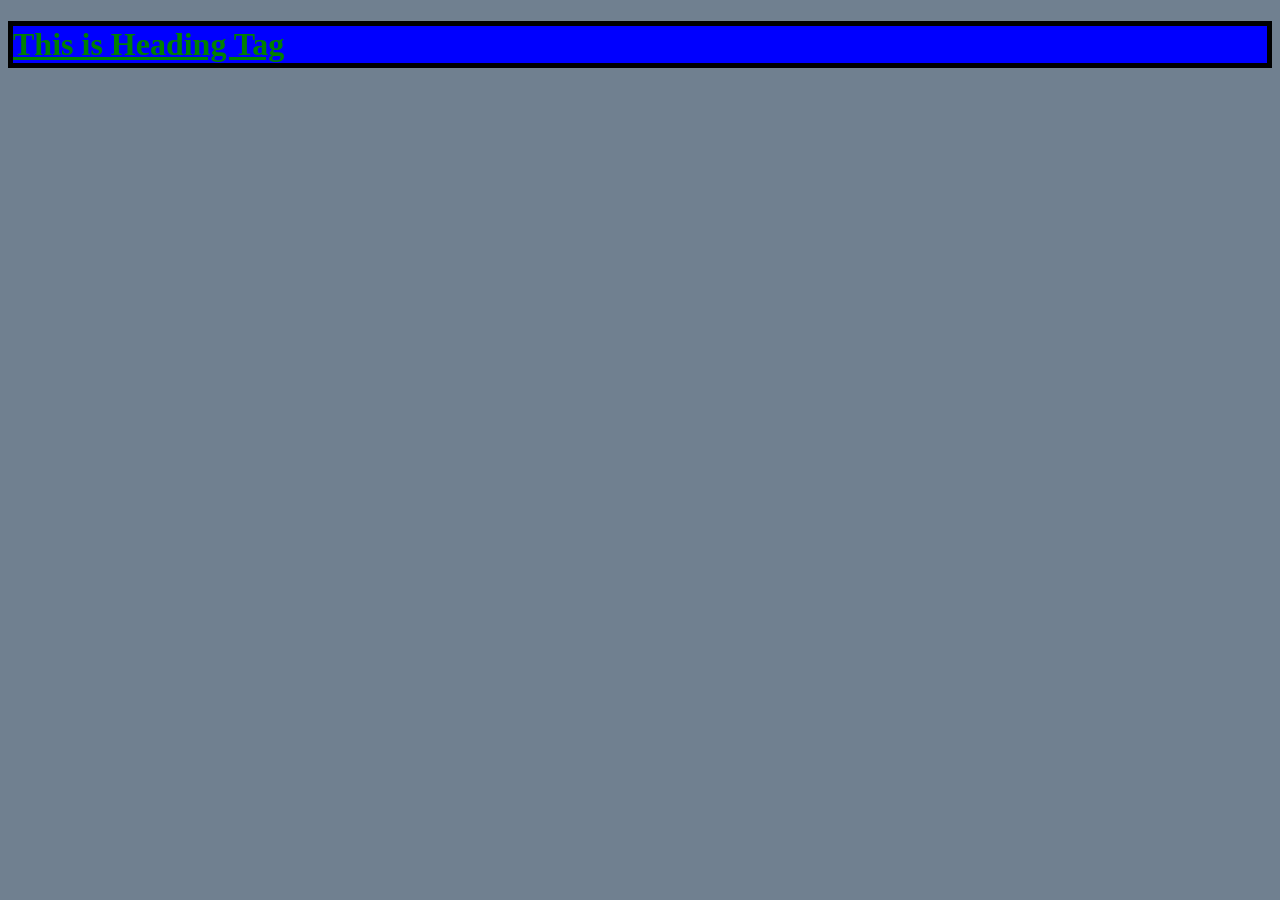
<file: 03-07-2026/index.html>
<!DOCTYPE html>
<html>
<head>
	<title>Html Lecture</title>

	<style>
		.heading{
			background: yellow;
			border:5px solid black;
			color:green;
		}
	</style>
	<link rel="stylesheet" href="./style.css">
	
</head>
<body>
	<h1 class="heading" style="text-decoration: underline;">This is Heading Tag</h1>


	<div>
		<span>
			<i></i>
		</span>
		<span>
			<b></b>
		</span>
	</div>
</body>
</html>
</file>
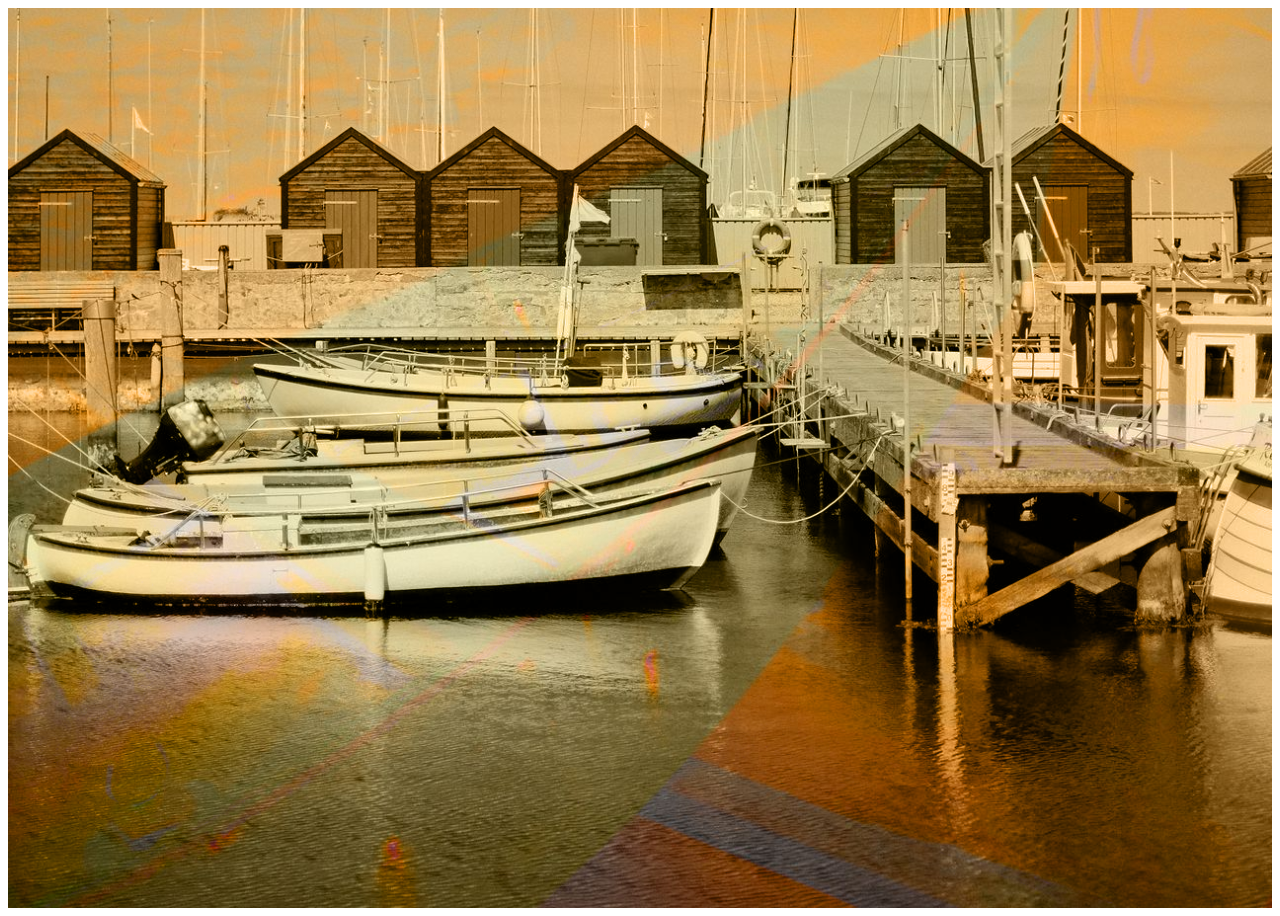
<file: 08-07-2026/index.html>
<!DOCTYPE html>
<html lang="en">
<head>
  <meta charset="UTF-8">
  <meta name="viewport" content="width=device-width, initial-scale=1.0">
  <title>Document</title>
  <link rel="stylesheet" href="./asset/css/style.css">
</head>
<body>
  <!-- Css Background-Properties -->

  <!-- Background -->
   <!-- <p>Lorem ipsum dolor sit amet, consectetur adipisicing elit. Vitae est repellat nobis odit natus eveniet, expedita numquam laborum recusandae ea ab, saepe illo, repudiandae temporibus fuga. Esse id unde nesciunt, ipsum dolorum ea ad praesentium impedit minima accusantium cumque, error rerum iusto. Quibusdam quas dolor provident cum quisquam asperiores assumenda suscipit fuga laborum, ad doloribus numquam optio tempore eligendi amet explicabo enim nemo dolorum ratione, doloremque dignissimos porro delectus placeat commodi. Voluptatem voluptatum facilis sed itaque expedita, corporis aut perspiciatis sit quas amet voluptates accusantium illum cum obcaecati consequuntur nemo qui labore soluta iure, tempore neque nisi, reiciendis aperiam quae. Sunt quisquam eius, ullam aperiam optio impedit ea ipsam quibusdam corporis non. Pariatur, soluta sint. Eligendi nostrum nihil delectus ab placeat temporibus voluptatibus cumque sed ipsam a distinctio quia cupiditate laudantium consequuntur non nulla quisquam voluptas libero totam magni, odio asperiores, optio itaque? Optio veritatis rem quaerat maxime labore fuga excepturi enim eaque tempore temporibus aspernatur officia itaque distinctio officiis magni ipsam ullam, consectetur sint quisquam consequatur exercitationem? Suscipit sunt numquam incidunt! Aperiam nulla consectetur suscipit veritatis porro rerum cumque quis, sed ut minima nesciunt harum voluptates fugit voluptatum! Natus minima expedita adipisci ipsum, eum asperiores aliquam voluptatem! Architecto mollitia maiores et, labore facere voluptatum, reprehenderit aliquid ipsam unde nostrum sequi quaerat quas impedit, qui corrupti doloribus veniam nemo. Itaque asperiores culpa rerum accusantium laboriosam veniam eum ullam, possimus, reprehenderit necessitatibus, suscipit fuga voluptates dignissimos veritatis ex repellat amet! Ratione aliquid amet ipsam natus odit quasi, nam at, magni expedita doloribus ex. Delectus velit tempora laudantium non corrupti accusantium impedit ut odit voluptates aliquid repellat, molestias reiciendis in praesentium nostrum veritatis illo modi rerum eveniet soluta dolore! Labore incidunt cupiditate minus deserunt corporis quidem blanditiis, exercitationem nisi, tempore velit veritatis facere facilis, temporibus iure repudiandae in reprehenderit. Non beatae cum rem! Qui excepturi provident ex? Tempore quos, totam voluptate, non eligendi rerum maxime quaerat corporis, a vel maiores at consequuntur. Saepe maxime autem eum! Nemo pariatur molestias aliquid, harum distinctio labore deleniti! Reprehenderit optio, odit a iusto consectetur corporis error consequatur ut facere temporibus, possimus eveniet, dolores aut? Dolore ipsam officiis facilis, reprehenderit temporibus in voluptas? Placeat, vitae iste? Modi, aliquam rem! Vero voluptatem libero, voluptate voluptatibus iusto eaque, cum officia nulla, atque laudantium laborum cupiditate? Voluptatem facere aut enim dolorum, sapiente quod neque iste ullam modi libero totam doloribus ex iure illo debitis ad, quam nemo unde eveniet cupiditate ipsa reprehenderit. Veniam deserunt debitis ab expedita quis cumque illum est quos, nostrum nemo animi officiis ratione explicabo corrupti eveniet sint optio exercitationem facilis sit. Tempore quod distinctio debitis numquam labore, earum pariatur accusantium explicabo, quaerat sed necessitatibus id dolore voluptas neque asperiores maiores ducimus deserunt assumenda animi nostrum omnis a, adipisci saepe. Illum eius reprehenderit deserunt vero qui beatae accusamus sint cumque expedita magnam dolore quos repellat, sequi ipsum non dignissimos velit ea quibusdam asperiores quas modi ducimus nostrum enim? Ducimus tempora possimus veritatis! Incidunt ducimus veritatis odio cumque officiis sequi aperiam, deleniti tenetur. Nesciunt sint temporibus perspiciatis blanditiis natus saepe nemo reiciendis, quidem, at facere quis impedit libero autem fuga commodi id, omnis rerum? Animi nulla facilis vitae ut laudantium omnis aperiam temporibus maxime veritatis id natus enim dicta asperiores, laboriosam veniam. Voluptas obcaecati sed quaerat hic nemo atque pariatur laboriosam officia dolores id minima delectus eum iste quia beatae, perspiciatis distinctio ea ab sapiente! Accusamus atque laudantium ratione dolor, ipsum sunt voluptatibus eveniet maiores, est consequuntur expedita quia iusto praesentium sed excepturi! Repellendus, quos cumque eveniet atque soluta in recusandae magni dicta voluptatum error, eaque quia asperiores nulla mollitia incidunt quaerat odio unde deserunt culpa obcaecati amet accusantium? Velit a autem, id pariatur ipsum culpa iure veniam labore, fugiat nisi sunt cumque perspiciatis eaque earum voluptates ab hic eos ad, corrupti voluptate excepturi dolorem aperiam eveniet illo! Placeat iste explicabo fugit earum dolores fuga optio facere voluptates accusamus? Necessitatibus, dolores fugiat distinctio tempore ipsa unde sint possimus. Voluptatum eius quae dolores porro totam ab in aliquid pariatur voluptate ducimus debitis fugit, eaque quo quia nostrum a quam, amet veniam, possimus error deleniti? Illum placeat quae est doloremque, sed facere doloribus corrupti reprehenderit aspernatur tenetur! Quia rerum facilis culpa at eligendi iusto sit maiores? Dignissimos, impedit? Dolore repellat cumque asperiores, hic numquam eius, nam odit molestias deserunt quo dolor provident. Quas nisi sint in tempore officiis! Quaerat tempora corrupti reprehenderit sint labore, repellat placeat quod illo quisquam totam iusto facere nisi hic cumque et ipsam ipsa asperiores dignissimos accusamus sed iste quidem, soluta veniam. Cupiditate culpa tempora quia fugit voluptate? Quis eos repudiandae amet blanditiis sit aut, unde totam tempora praesentium laborum. Nesciunt ipsam maiores tenetur minima laboriosam omnis eos aliquid. Amet eligendi nihil et sequi magnam nostrum delectus inventore adipisci cum. Delectus error molestias omnis quis possimus itaque exercitationem soluta, quae inventore, iusto quam quia rerum repellat eum blanditiis optio illo enim cum hic repellendus at saepe voluptatum deserunt modi? Cum quae, dolorum quam pariatur ullam, aliquam dolore animi possimus ex reiciendis repudiandae. Maiores sit nobis natus, aperiam nesciunt explicabo sint ea molestias temporibus veritatis dolorum illum, earum iure enim dolore numquam voluptatem dolor voluptates placeat? Delectus mollitia iure officiis rem sunt ea dolore consectetur laborum esse unde dolores praesentium quam maiores quod aspernatur eaque magnam quaerat, sed cupiditate explicabo necessitatibus aperiam aliquam quis odio. Harum esse cumque, repudiandae tenetur beatae magni expedita ex neque pariatur? Assumenda pariatur enim dolor, magni quasi dignissimos distinctio nisi quae similique commodi saepe iure odio aperiam modi unde ad perferendis voluptatem facere porro, totam fugiat? Magnam, rerum. Eius officia veritatis, natus architecto voluptas, deleniti voluptatibus ullam fuga nisi accusamus provident corporis sit exercitationem enim atque accusantium tempora quidem molestiae cupiditate ipsum vero placeat. Rerum placeat at sint? Minus tempora magnam sunt ut nam dolores, architecto ullam est illo? Porro et aspernatur iusto soluta reiciendis odit magni perspiciatis perferendis error exercitationem! In corporis ipsam illo est, soluta perspiciatis obcaecati. Tempora qui perspiciatis consequatur! Rerum aliquid delectus beatae officiis, quo laborum molestias modi adipisci corrupti temporibus sed praesentium soluta ipsa eaque distinctio consequatur.</p>

  <div></div>

  <p>Lorem ipsum dolor sit amet consectetur adipisicing elit. Exercitationem, temporibus, similique in laborum, praesentium doloribus explicabo repellat corporis aperiam nobis eligendi consectetur quis dolores consequatur necessitatibus. Quis optio dolorem in dolor! Nostrum cupiditate temporibus fugit consequuntur deserunt hic labore laboriosam, debitis excepturi culpa tempore, perspiciatis expedita ducimus animi aperiam maiores ipsum nemo veniam. Nesciunt reiciendis voluptates quisquam maiores nisi nostrum cumque asperiores, vel nulla deserunt soluta at culpa rerum corporis recusandae ducimus enim! Aut, id. Nemo deserunt sequi vel, totam, aliquam rem laudantium illo debitis deleniti earum quas molestias assumenda esse magnam excepturi voluptatibus doloribus. Id quidem iste ea a excepturi dolorem fuga sint temporibus animi laudantium, sapiente in voluptatibus dolore sit, error natus quo modi quis optio tenetur totam alias praesentium? Expedita quos officia impedit, reiciendis quis dolorum ullam voluptatem. Est expedita molestiae saepe nostrum. Iure obcaecati recusandae tenetur, illo, vero quidem modi aut rerum numquam aspernatur veniam eligendi. Deserunt rerum iure voluptatem, libero tempora ex eos impedit ratione magni error aperiam laudantium accusantium placeat perferendis ipsa aspernatur est omnis maxime neque pariatur dolorem numquam facilis aliquid! Laudantium repellendus commodi, adipisci numquam ipsum expedita harum labore dolorem, sit blanditiis earum dignissimos maiores quo? Sunt porro sit mollitia architecto quasi distinctio corrupti odit dolorum cumque nulla blanditiis voluptas impedit aspernatur, molestias temporibus, minima magni laudantium nobis optio, ratione quaerat! Dolores, maiores? Repudiandae iure unde necessitatibus inventore facilis, ad doloremque laudantium atque qui reiciendis suscipit dolor veritatis. Perspiciatis, assumenda minus? Iure repudiandae accusantium tenetur sed quisquam voluptas, quas, suscipit, quos quia exercitationem dicta temporibus accusamus doloribus! Hic repudiandae eligendi voluptatibus nam voluptatem quos, ratione magnam ea maxime consequuntur ipsa placeat esse officiis ut! Velit delectus excepturi omnis nisi, totam aut commodi illo doloribus enim dolores perspiciatis tempore quas, tempora vero fuga! Voluptate vel dolore ducimus nesciunt eaque ipsa, maiores voluptatem cupiditate recusandae nisi provident. Excepturi voluptate nemo in, tenetur eligendi, ab ipsam laborum illo maxime officia dolores debitis quis! Assumenda tempore repellendus modi quidem natus, architecto quod quas obcaecati placeat! Quasi delectus iure quo sequi inventore, est cum et deserunt mollitia animi quia harum eius! Eveniet illo asperiores sit temporibus ad. Voluptates corrupti unde tenetur, exercitationem aut consectetur consequuntur eveniet iusto ducimus minima dignissimos, aliquid doloribus quae. Laborum, sapiente molestiae nisi fuga eligendi harum dicta ad perferendis ab nostrum, mollitia cum illum placeat quo sit a aliquid voluptate esse deserunt minus ipsam modi, animi numquam! Ea quia iure amet repudiandae ab! Error asperiores earum excepturi soluta iusto non, ex quia, eveniet repudiandae ipsa ab reprehenderit repellat? Ipsum nihil tenetur aut dicta a voluptas voluptatem quae ab deserunt esse non enim maiores odio quos excepturi, at earum id ullam? Non velit, eveniet illo architecto porro corporis sunt atque cumque at quia quis in consectetur molestias repellendus accusamus ratione tempore officia enim sequi laborum beatae sed adipisci, animi iure. Harum deleniti dolorem sapiente quae facilis blanditiis deserunt explicabo neque molestias commodi a, aliquid suscipit cupiditate labore, eos ducimus iusto sed perferendis nisi voluptatem praesentium, porro natus excepturi incidunt? Voluptatibus mollitia facere aliquid quasi eius odio maxime praesentium nihil, corrupti doloribus nesciunt sapiente molestias totam adipisci iste est veritatis, enim eaque ipsa veniam nam. Enim, itaque! Nam quidem optio illum ex obcaecati voluptas nobis, corrupti culpa perspiciatis, fugiat modi suscipit labore itaque consectetur odit doloribus unde harum quaerat doloremque? Totam aperiam sed sapiente, quas ea magnam delectus voluptates magni voluptatum dignissimos cupiditate enim facere perferendis, assumenda nisi neque rem ab, laboriosam minima voluptatem vel debitis ratione autem. Minima at nesciunt ad molestias quia hic rem deleniti! Provident aperiam repudiandae est. Optio dolore quibusdam ipsa molestias dignissimos molestiae dolores quam est quisquam neque enim quas, deleniti perspiciatis odio tenetur voluptates eos pariatur quis possimus sint, magnam ad alias numquam soluta! Corrupti blanditiis ad expedita accusantium. Voluptates beatae, molestias minus eos ipsa ducimus ratione cumque iure sunt, facilis explicabo optio alias, quaerat magni ipsam vel tempora! Similique deserunt fuga facere beatae eos obcaecati natus commodi ipsum sunt qui, delectus ut non excepturi eligendi nam officiis iure illo, hic alias ipsam quam ad nobis. Amet odio iure quisquam impedit consectetur reiciendis expedita, eius consequuntur facere. Illo dolor explicabo deserunt consequatur, totam quis, aut, optio quae soluta tenetur magni molestiae harum repellat excepturi atque temporibus! Numquam, porro enim! Labore nemo animi molestias ex dolorem similique est dolorum odio odit ullam voluptate possimus quasi, amet sunt, eius cum vero optio modi? Pariatur totam impedit nisi veniam sunt enim molestias animi quia distinctio ex porro ipsum ducimus adipisci consequuntur, voluptatibus qui rerum deserunt facilis autem accusamus voluptatem fugit necessitatibus velit. Magni adipisci maxime velit cumque laboriosam non dolorum, sunt veritatis suscipit modi eligendi, eveniet similique provident fugit vero quod fuga! Itaque cumque dolorum neque dolores aperiam perspiciatis, id corporis deleniti nam quia dolore totam quis? Veniam hic porro accusamus dolore? Unde neque hic placeat aspernatur. Libero autem, unde dolorem deleniti magni adipisci nam perspiciatis qui quisquam optio sit maxime cumque praesentium fuga officiis architecto atque corporis quidem cupiditate, ab similique rem laboriosam odit earum? Repellendus dolor sapiente quasi veritatis odio tempora consectetur? Distinctio, enim placeat consectetur impedit obcaecati nostrum! Id, iste inventore voluptatum architecto corporis minus excepturi enim, adipisci, officia repellat in minima voluptas ea nemo dolor eligendi molestias. Neque, soluta, qui vero quo labore ab ipsam eum eligendi ex quas hic ad tempora commodi earum voluptates. Atque, libero molestias at temporibus sint tempore? Sit et doloribus ipsa architecto itaque deleniti repellendus similique. Laudantium, harum nemo, deserunt optio ab, esse dolorum repellat omnis assumenda ipsum laborum. Consectetur voluptatum reprehenderit esse tenetur at voluptatibus, vitae doloremque officiis dolore adipisci dolorum quidem aut qui possimus obcaecati error rem id temporibus placeat nobis laudantium alias! Asperiores obcaecati similique necessitatibus suscipit quae quos commodi incidunt ipsa vitae libero, quod officiis animi magni. Maxime nulla libero blanditiis accusantium culpa pariatur ex voluptate voluptatum explicabo corrupti tempora sunt saepe atque at excepturi adipisci dolorum non ut dolores expedita illo dicta, sed ipsam. Nemo ipsa est eum repellat illum maiores nostrum doloribus sed nulla veniam maxime quos inventore, corrupti accusantium eos, incidunt, ad tempora nihil quam non?</p> -->

  <!-- <div class="back_text">HTML/CSS</div> -->

  <div class="back_img"></div>
</body>
</html>
</file>
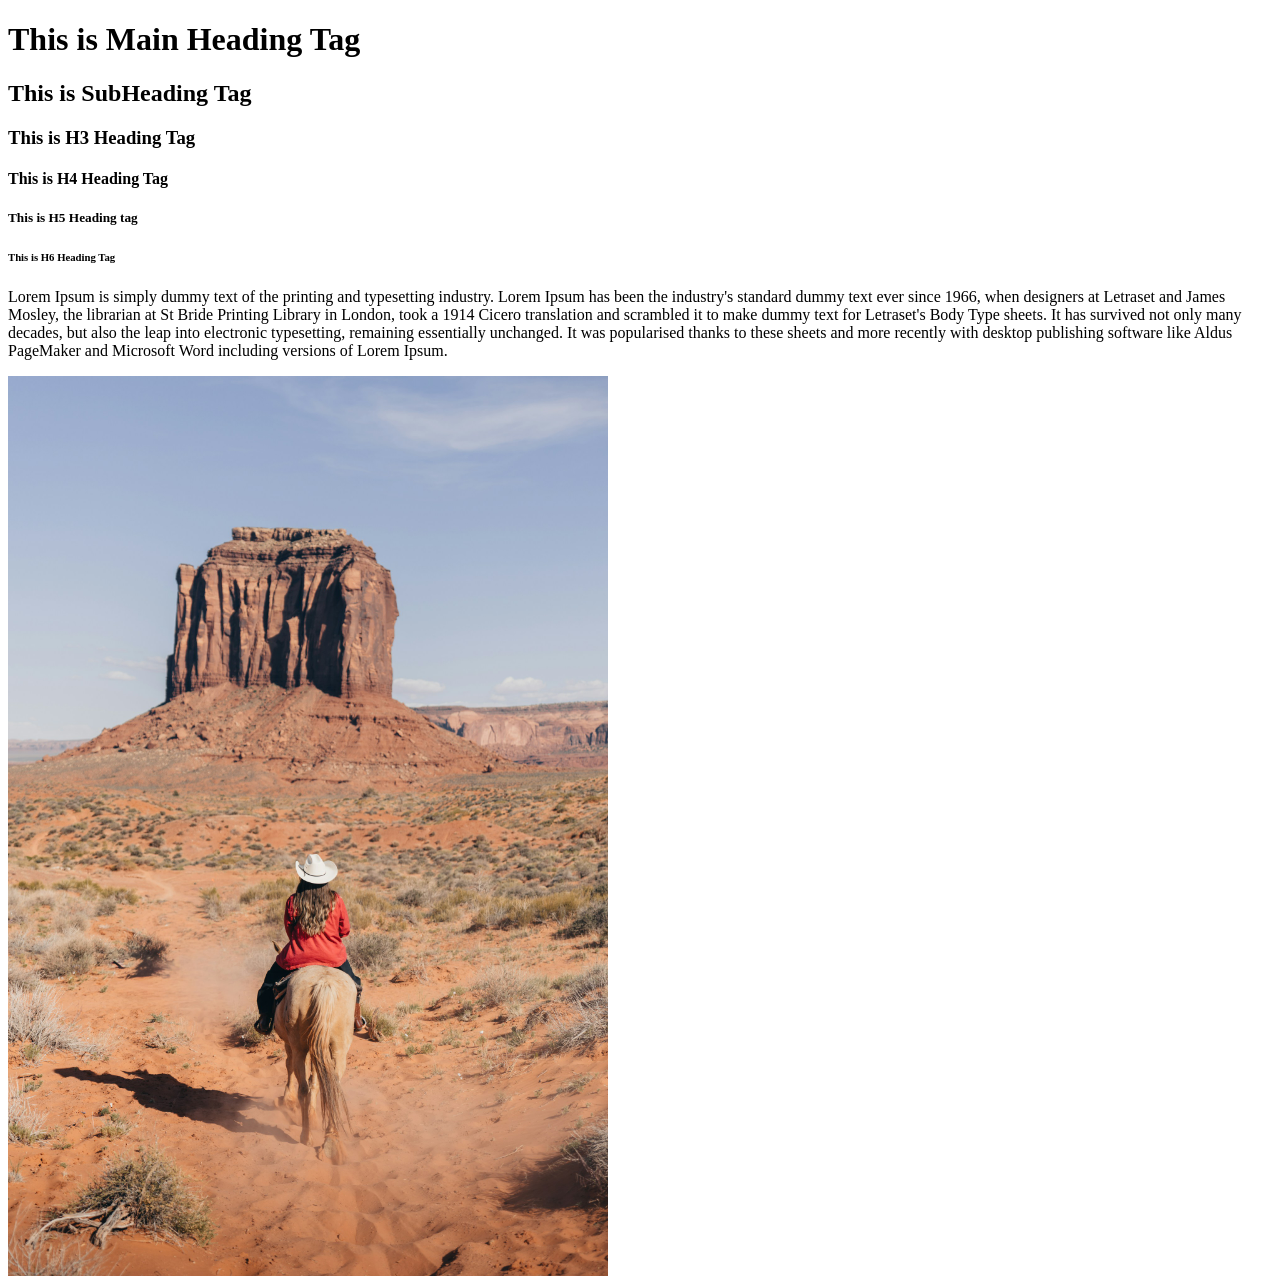
<file: 29-06-2026/index.html>
<!doctype html>
<html lang="en">
	<head>
		<!-- Meta Tag -->
		<meta charset="utf-8">
		<title>Html Lecture</title>
	</head>
	<body>
		<!-- Heading Tags -->

		<!-- Tags -->
		<!--
		<h1> : Opening Tag
			This is Html Tag : Content 
		</h1> : Closing Tag
		-->

		<!-- Heading Tags -->

		<h1>This is Main Heading Tag </h1>
		<h2>This is SubHeading Tag</h2>
		<h3>This is H3 Heading Tag</h3>
		<h4>This is H4 Heading Tag</h4>
		<h5>This is H5 Heading tag</h5>
		<h6>This is H6 Heading Tag</h6>

		<!-- P tag -->

		<p>
			Lorem Ipsum is simply dummy text of the printing and typesetting industry. Lorem Ipsum has been the industry's standard dummy text ever since 1966, when designers at Letraset and James Mosley, the librarian at St Bride Printing Library in London, took a 1914 Cicero translation and scrambled it to make dummy text for Letraset's Body Type sheets. It has survived not only many decades, but also the leap into electronic typesetting, remaining essentially unchanged. It was popularised thanks to these sheets and more recently with desktop publishing software like Aldus PageMaker and Microsoft Word including versions of Lorem Ipsum.
		</p>

		<!-- Image Tag -->

		<img src="./peter.jpg" alt="peter image" width="600" />

	</body>
</html>
</file>
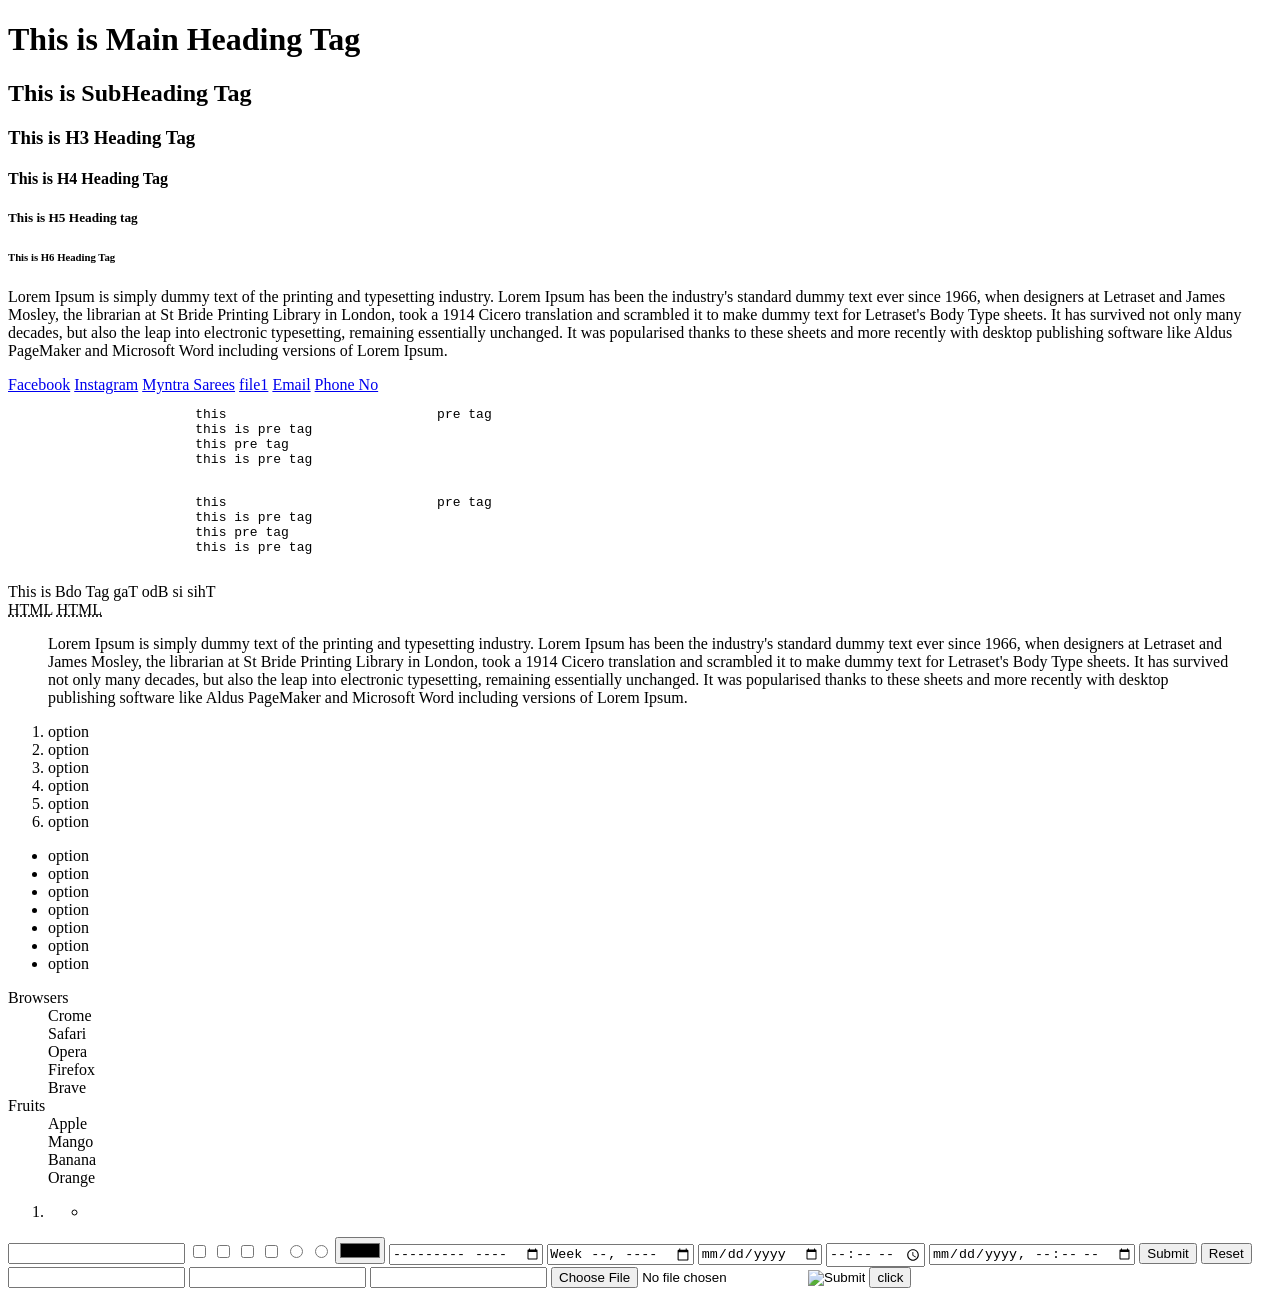
<file: 30-06-2026/index.html>
<!doctype html>
<html lang="en">
	<head>
		<!-- Meta Tag -->
		<meta charset="utf-8">
		<title>Html Lecture</title>
	</head>
	<body>
		<!-- Heading Tags -->

		<!-- Tags -->
		 
		<!--
		<h1> : Opening Tag
			This is Html Tag : Content 
		</h1> : Closing Tag
		-->

		<!-- Heading Tags -->

		<h1>This is Main Heading Tag </h1>
		<h2>This is SubHeading Tag</h2>
		<h3>This is H3 Heading Tag</h3>
		<h4>This is H4 Heading Tag</h4>
		<h5>This is H5 Heading tag</h5>
		<h6>This is H6 Heading Tag</h6>

		<!-- P tag -->

		<p>
			Lorem Ipsum is simply dummy text of the printing and typesetting industry. Lorem Ipsum has been the industry's standard dummy text ever since 1966, when designers at Letraset and James Mosley, the librarian at St Bride Printing Library in London, took a 1914 Cicero translation and scrambled it to make dummy text for Letraset's Body Type sheets. It has survived not only many decades, but also the leap into electronic typesetting, remaining essentially unchanged. It was popularised thanks to these sheets and more recently with desktop publishing software like Aldus PageMaker and Microsoft Word including versions of Lorem Ipsum.
		</p>

		<!-- Image Tag -->

		<!-- <img src="../29-06-2026/peter.jpg" alt="peter image" width="600" /> -->

		<!-- Anchor Tag -->

		<!--
	
			1. absolute link
			2. relative link
			3. email link
			4. telephone link

		-->

		<a href="https://www.facebook.com" target="">Facebook</a>

		<a href="http://www.instagram.in" target="">Instagram</a>

		<a href="https://www.youtube.com/watch?v=6ndDvvVXXp0&list=RDMM6ndDvvVXXp0&start_radio=1">Myntra Sarees</a>

		<a href="../29-06-2026/index.html" target="">file1</a>

		<a href="mailto:example@gmail.com" >Email</a>

		<a href="tel:1234567890" >Phone No</a>

		<!-- pre tag -->

		<pre>
			this                           pre tag
			this is pre tag
			this pre tag
			this is pre tag
		</pre>

	<pre>
			this                           pre tag
			this is pre tag
			this pre tag
			this is pre tag
		</pre>
		<!-- BDO tag --->

		<bdo dir="ltr">This is Bdo Tag</bdo>
		<bdo dir="rtl">This is Bdo Tag</bdo><br>

		<!-- abbr tag / inline tag -->

		<abbr title="Hypertext Markup Language">HTML</abbr>
		<abbr title="Hypertext Markup Language">HTML</abbr>

		<!-- blockquote Tag -->

		<blockquote cite="https://www.lipsum.com/">
			Lorem Ipsum is simply dummy text of the printing and typesetting industry. Lorem Ipsum has been the industry's standard dummy text ever since 1966, when designers at Letraset and James Mosley, the librarian at St Bride Printing Library in London, took a 1914 Cicero translation and scrambled it to make dummy text for Letraset's Body Type sheets. It has survived not only many decades, but also the leap into electronic typesetting, remaining essentially unchanged. It was popularised thanks to these sheets and more recently with desktop publishing software like Aldus PageMaker and Microsoft Word including versions of Lorem Ipsum.
		</blockquote>

		<!-- List Tag -->

		<!---

		1. Order List
		2. Unorder List
		3. Description / Defination List
		4. Nested List

		-->

		<ol>
			<li>option</li>
			<li>option</li>
			<li>option</li>
			<li>option</li>
			<li>option</li>
			<li>option</li>
		</ol>


		<ul>
			<li>option</li>
			<li>option</li>
			<li>option</li>
			<li>option</li>
			<li>option</li>
			<li>option</li>
			<li>option</li>
		</ul>

		<dl>
			<dt>Browsers</dt>
			<dd>Crome</dd>
			<dd>Safari</dd>
			<dd>Opera</dd>
			<dd>Firefox</dd>
			<dd>Brave</dd>
			<dt>Fruits</dt>
			<dd>Apple</dd>
			<dd>Mango</dd>
			<dd>Banana</dd>
			<dd>Orange</dd>
		</dl>

		<ol>
			<li>
				<ul>
						<li>
							<dl>
									<dt>
											<dd></dd>
									</dt>
							</dl>
						</li>
				</ul>
			</li>
		</ol>

		<!-- Inputs in Html -->

		<input type="text">
		<input type="checkbox" name="">
		<input type="checkbox" name="">
		<input type="checkbox" name="">
		<input type="checkbox" name="">
		<input type="radio" name="gender">
		<input type="radio" name="gender">
		<input type="color">
		<input type="month">
		<input type="week">
		<input type="date">
		<input type="time" name="">
		<input type="datetime-local">
		<input type="submit">
		<input type="reset">
		<input type="password">
		<input type="url">
		<input type="search">
		<input type="file">
		<input type="hidden">
		<input type="image">
		<input type="button" name="" value="click">

		





	</body>
</html>
</file>
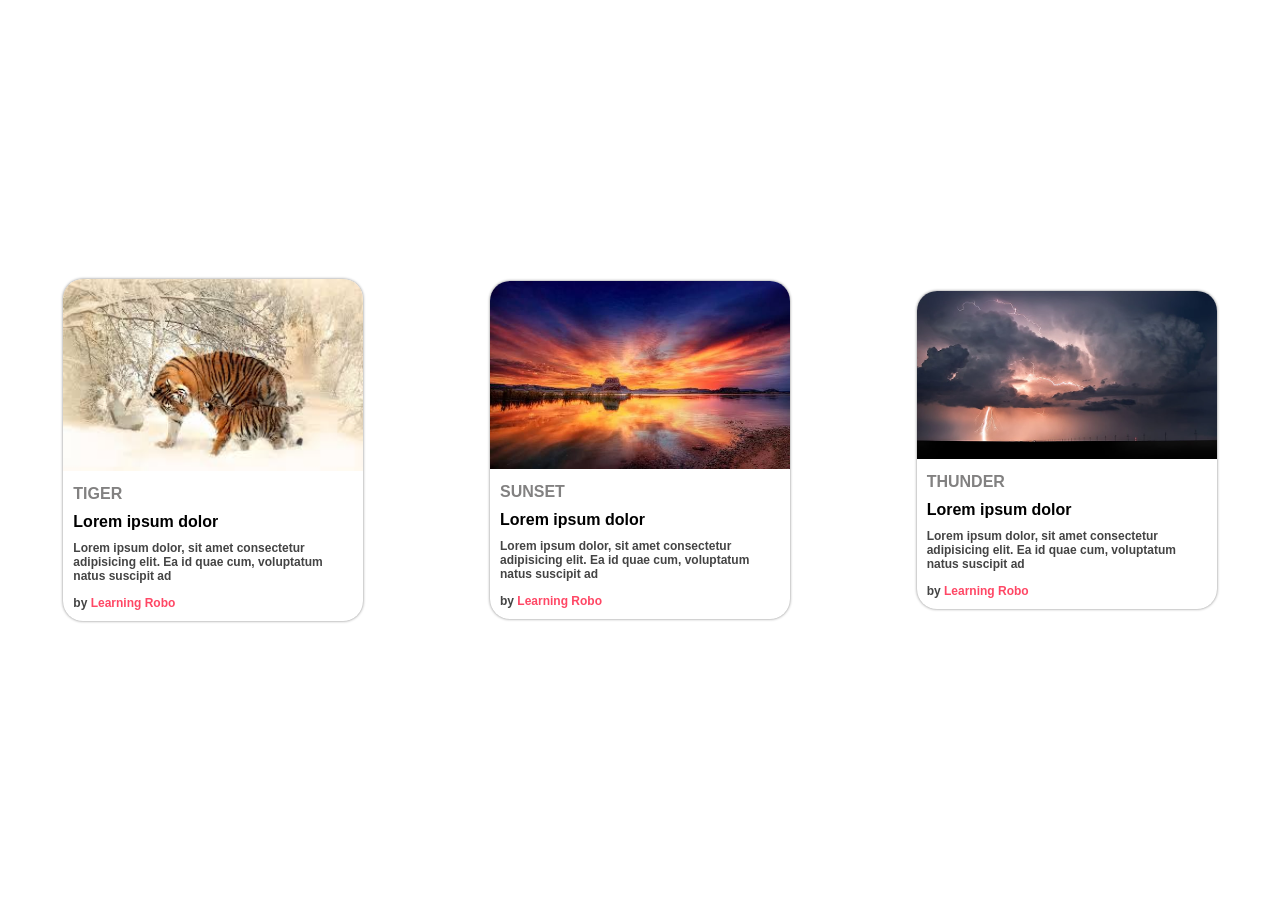
<file: Card Design/index.html>
<!DOCTYPE html>
<html lang="en">
<head>
    <meta charset="UTF-8">
    <meta name="viewport" content="width=device-width, initial-scale=1.0">
    <title>Document</title>
    <link rel="stylesheet" href="./asset/css/style.css">
</head>
<body>
    <!-- CSS Card -->

    <section>
        <div class="card">
            <div class="card_img">
                <img src="./asset/images/tiger.jfif" alt="">
            </div>
            <div class="card_text">
                <div>TIGER</div>
                <p>Lorem ipsum dolor</p>
                <p>Lorem ipsum dolor, sit amet consectetur adipisicing elit. Ea id quae cum, voluptatum natus suscipit ad</p>
                <span>by <a href="">Learning Robo</a>
                </span>
            </div>
        </div>
         <div class="card">
            <div class="card_img">
                <img src="./asset/images/sonset.jfif" alt="">
            </div>
            <div class="card_text">
                <div>SUNSET</div>
                <p>Lorem ipsum dolor</p>
                <p>Lorem ipsum dolor, sit amet consectetur adipisicing elit. Ea id quae cum, voluptatum natus suscipit ad</p>
                <span>by <a href="">Learning Robo</a>
                </span>
            </div>
        </div>
         <div class="card">
            <div class="card_img">
                <img src="./asset/images/thunder.jpg" alt="">
            </div>
            <div class="card_text">
                <div>THUNDER</div>
                <p>Lorem ipsum dolor</p>
                <p>Lorem ipsum dolor, sit amet consectetur adipisicing elit. Ea id quae cum, voluptatum natus suscipit ad</p>
                <span>by <a href="">Learning Robo</a>
                </span>
            </div>
        </div>
    </section>
</body>
</html>
</file>
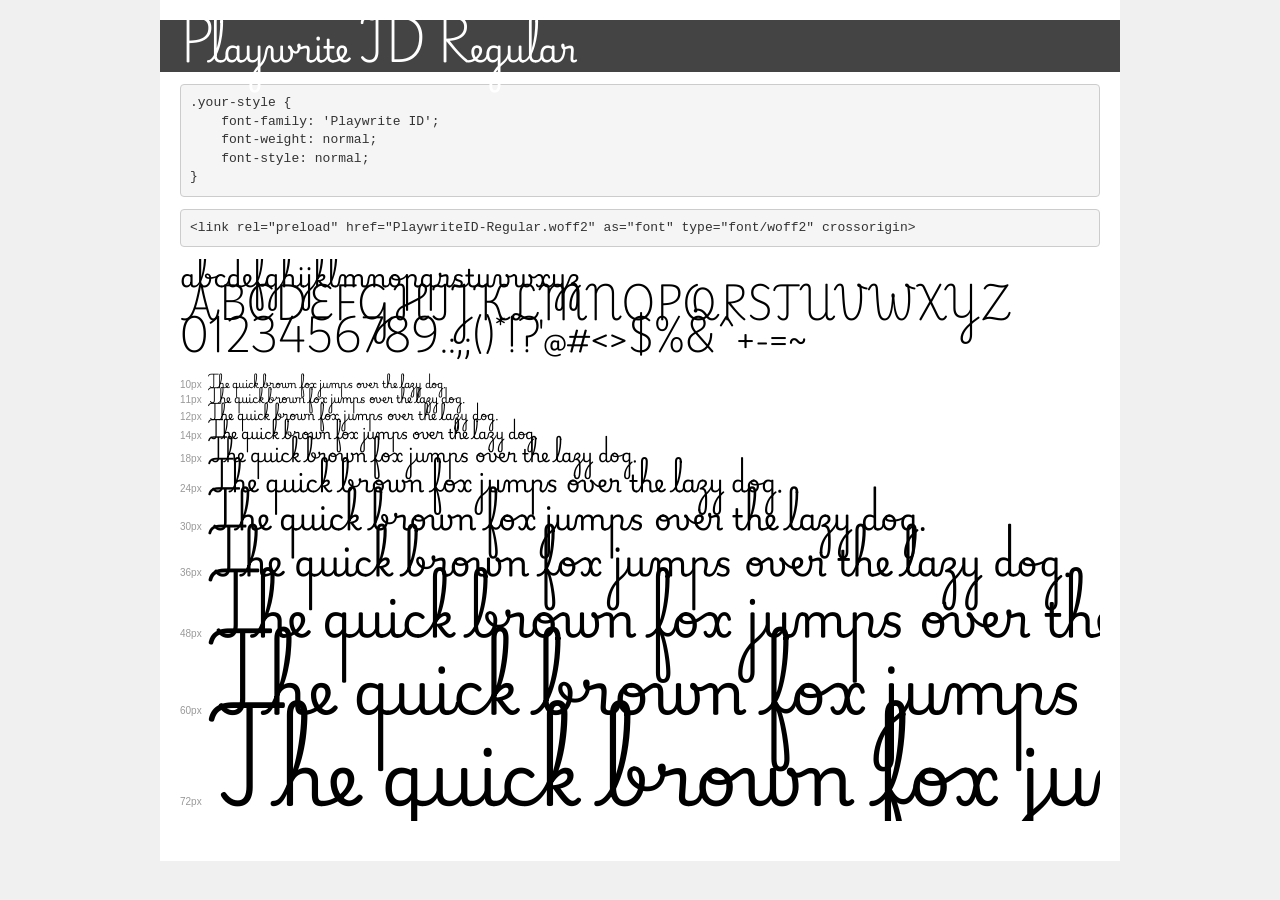
<file: 09-07-2026/asset/font-family/demo.html>
<!DOCTYPE html>
<html lang="en">
<head>
    <meta charset="utf-8">
    <meta http-equiv="X-UA-Compatible" content="IE=edge">
    <meta name="viewport" content="width=device-width, initial-scale=1">
    <meta name="robots" content="noindex, noarchive">
    <meta name="format-detection" content="telephone=no">
    <title>Transfonter demo</title>
    <link href="stylesheet.css" rel="stylesheet">
    <style>
        /*
        http://meyerweb.com/eric/tools/css/reset/
        v2.0 | 20110126
        License: none (public domain)
        */
        html, body, div, span, applet, object, iframe,
        h1, h2, h3, h4, h5, h6, p, blockquote, pre,
        a, abbr, acronym, address, big, cite, code,
        del, dfn, em, img, ins, kbd, q, s, samp,
        small, strike, strong, sub, sup, tt, var,
        b, u, i, center,
        dl, dt, dd, ol, ul, li,
        fieldset, form, label, legend,
        table, caption, tbody, tfoot, thead, tr, th, td,
        article, aside, canvas, details, embed,
        figure, figcaption, footer, header, hgroup,
        menu, nav, output, ruby, section, summary,
        time, mark, audio, video {
            margin: 0;
            padding: 0;
            border: 0;
            font-size: 100%;
            font: inherit;
            vertical-align: baseline;
        }
        /* HTML5 display-role reset for older browsers */
        article, aside, details, figcaption, figure,
        footer, header, hgroup, menu, nav, section {
            display: block;
        }
        body {
            line-height: 1;
        }
        ol, ul {
            list-style: none;
        }
        blockquote, q {
            quotes: none;
        }
        blockquote:before, blockquote:after,
        q:before, q:after {
            content: '';
            content: none;
        }
        table {
            border-collapse: collapse;
            border-spacing: 0;
        }
        /* demo styles */
        body {
            background: #f0f0f0;
            color: #000;
        }
        .page {
            background: #fff;
            width: 920px;
            margin: 0 auto;
            padding: 20px 20px 0 20px;
            overflow: hidden;
        }
        .font-container {
            overflow-x: auto;
            overflow-y: hidden;
            margin-bottom: 40px;
            line-height: 1.3;
            white-space: nowrap;
            padding-bottom: 5px;
        }
        h1 {
            position: relative;
            background: #444;
            font-size: 32px;
            color: #fff;
            padding: 10px 20px;
            margin: 0 -20px 12px -20px;
        }
        .letters {
            font-size: 25px;
            margin-bottom: 20px;
        }
        .s10:before {
            content: '10px';
        }
        .s11:before {
            content: '11px';
        }
        .s12:before {
            content: '12px';
        }
        .s14:before {
            content: '14px';
        }
        .s18:before {
            content: '18px';
        }
        .s24:before {
            content: '24px';
        }
        .s30:before {
            content: '30px';
        }
        .s36:before {
            content: '36px';
        }
        .s48:before {
            content: '48px';
        }
        .s60:before {
            content: '60px';
        }
        .s72:before {
            content: '72px';
        }
        .s10:before, .s11:before, .s12:before, .s14:before,
        .s18:before, .s24:before, .s30:before, .s36:before,
        .s48:before, .s60:before, .s72:before {
            font-family: Arial, sans-serif;
            font-size: 10px;
            font-weight: normal;
            font-style: normal;
            color: #999;
            padding-right: 6px;
        }
        pre {
            display: block;
            padding: 9px;
            margin: 0 0 12px;
            font-family: Monaco, Menlo, Consolas, "Courier New", monospace;
            font-size: 13px;
            line-height: 1.428571429;
            color: #333;
            font-weight: normal;
            font-style: normal;
            background-color: #f5f5f5;
            border: 1px solid #ccc;
            overflow-x: auto;
            border-radius: 4px;
        }
        /* responsive */
        @media (max-width: 959px) {
            .page {
                width: auto;
                margin: 0;
            }
        }
    </style>
</head>
<body>
<div class="page">
    <div class="demo">
        <h1 style="font-family: 'Playwrite ID'; font-weight: normal; font-style: normal;">Playwrite ID Regular</h1>
        <pre title="Usage">.your-style {
    font-family: 'Playwrite ID';
    font-weight: normal;
    font-style: normal;
}</pre>
        <pre title="Preload (optional)">
&lt;link rel=&quot;preload&quot; href=&quot;PlaywriteID-Regular.woff2&quot; as=&quot;font&quot; type=&quot;font/woff2&quot; crossorigin&gt;</pre>
        <div class="font-container" style="font-family: 'Playwrite ID'; font-weight: normal; font-style: normal;">
            <p class="letters">
                abcdefghijklmnopqrstuvwxyz<br>
ABCDEFGHIJKLMNOPQRSTUVWXYZ<br>
                0123456789.:,;()*!?'@#&lt;&gt;$%&^+-=~
            </p>
            <p class="s10" style="font-size: 10px;">The quick brown fox jumps over the lazy dog.</p>
            <p class="s11" style="font-size: 11px;">The quick brown fox jumps over the lazy dog.</p>
            <p class="s12" style="font-size: 12px;">The quick brown fox jumps over the lazy dog.</p>
            <p class="s14" style="font-size: 14px;">The quick brown fox jumps over the lazy dog.</p>
            <p class="s18" style="font-size: 18px;">The quick brown fox jumps over the lazy dog.</p>
            <p class="s24" style="font-size: 24px;">The quick brown fox jumps over the lazy dog.</p>
            <p class="s30" style="font-size: 30px;">The quick brown fox jumps over the lazy dog.</p>
            <p class="s36" style="font-size: 36px;">The quick brown fox jumps over the lazy dog.</p>
            <p class="s48" style="font-size: 48px;">The quick brown fox jumps over the lazy dog.</p>
            <p class="s60" style="font-size: 60px;">The quick brown fox jumps over the lazy dog.</p>
            <p class="s72" style="font-size: 72px;">The quick brown fox jumps over the lazy dog.</p>
        </div>
    </div>

</div>
</body>
</html>
</file>
<file: 03-07-2026/style.css>
body{
	background: slategray;
}

h1{
	background: blue !important;
	color:white;
}
</file>
<file: 08-07-2026/asset/css/style.css>
/* div{
  height: 400px;
  width:100%;
  background: lightblue url(../images/back.jpg) no-repeat;
  background-color: lightblue;
  background-image: url(../images/back.jpg);
  background-size: cover;
  background-position: bottom;
  background-repeat: no-repeat;
  background-clip:padding-box;
  background-origin: content-box;
  background-attachment: fixed;
} */

/* .back_text{
  font-size: 100px;
  font-weight: bold;
  background-image: url(../images/back.jpg);
  color: transparent;
  background-clip: text;
  background-size: cover;
  background-position: bottom;
  font-family: 'Segoe UI', Tahoma, Geneva, Verdana, sans-serif;
} */

.back_img{
  height: 100vh;
  width: 100%;
  /* background-image: url('../images/back.jpg') , linear-gradient(red , blue) ; */
   background-image:url(../images/pexels.jpg) , url('../images/back.jpg');
  background-size: cover;
  background-position: bottom;
  background-blend-mode: luminosity;
}
</file>
<file: Card Design/asset/css/style.css>
*{
    box-sizing: border-box;
    margin: 0;
    padding: 0;
}

body{
    font-family: Verdana, Geneva, Tahoma, sans-serif;
}

/* CSS Card */

section{
    display: flex;
    justify-content: space-around;
    height: 100vh;
    align-items: center;
    flex-wrap:wrap;
}

.card{
    max-width: 300px;
    border-radius: 20px;
    overflow: hidden;
    box-shadow: 0px 0px 3px gray;
}

.card_img img{
    width: 100%;
}

.card_text{
    padding: 10px;
    div{
        color:rgb(130, 129, 129);
        font-weight: bold;
    }
}


.card_text p:nth-child(2){
        font-weight: bold;
        margin-block:10px;
}

.card_text p:nth-child(3){
        font-size: 12px;
        margin-block:10px;
        color:rgb(68, 68, 68);
        font-weight: bolder;
}

.card_text span {
    font-size: 12px;
        color:rgb(68, 68, 68);
        font-weight: bolder;
        a{
            text-decoration: none;
            color:rgb(255, 71, 101)
        }
}
</file>
<file: 09-07-2026/asset/font-family/stylesheet.css>
@font-face {
    font-family: 'Playwrite ID';
    src: url('PlaywriteID-Regular.eot');
    src: url('PlaywriteID-Regular.eot?#iefix') format('embedded-opentype'),
        url('PlaywriteID-Regular.woff2') format('woff2'),
        url('PlaywriteID-Regular.woff') format('woff'),
        url('PlaywriteID-Regular.ttf') format('truetype'),
        url('PlaywriteID-Regular.svg#PlaywriteID-Regular') format('svg');
    font-weight: normal;
    font-style: normal;
    font-display: swap;
}
</file>
